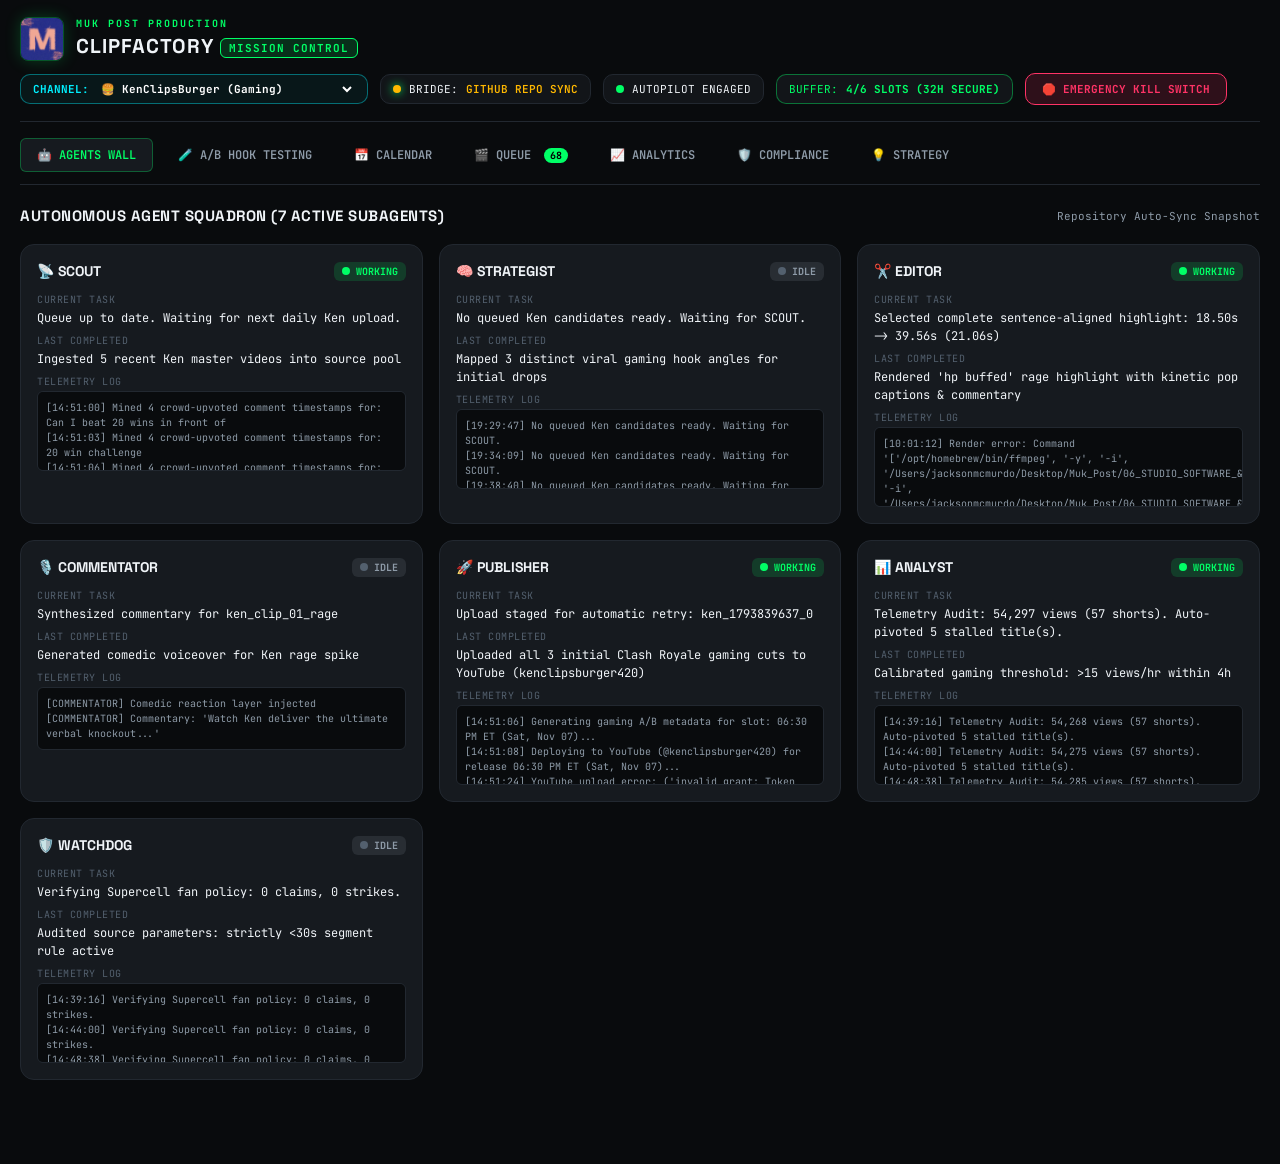
<file: index.html>
<!DOCTYPE html>
<html lang="en">
<head>
  <meta charset="UTF-8">
  <meta name="viewport" content="width=device-width, initial-scale=1.0, maximum-scale=1.0, user-scalable=no, viewport-fit=cover">
  <title>ClipFactory // Muk Post Mission Control</title>
  
  <!-- PWA & Mobile Web App Meta -->
  <link rel="manifest" href="manifest.json">
  <meta name="theme-color" content="#080808">
  <meta name="apple-mobile-web-app-capable" content="yes">
  <meta name="apple-mobile-web-app-status-bar-style" content="black-translucent">
  <meta name="apple-mobile-web-app-title" content="ClipFactory">
  <meta name="application-name" content="ClipFactory">
  
  <!-- App Icons with Main Muk Post Logo -->
  <link rel="apple-touch-icon" sizes="180x180" href="icons/apple-touch-icon.png">
  <link rel="icon" type="image/png" sizes="32x32" href="icons/favicon-32x32.png">
  <link rel="icon" type="image/png" sizes="16x16" href="icons/favicon-16x16.png">
  <link rel="shortcut icon" href="icons/favicon-32x32.png">

  <!-- Google Fonts -->
  <link rel="preconnect" href="https://fonts.googleapis.com">
  <link rel="preconnect" href="https://fonts.gstatic.com" crossorigin>
  <link href="https://fonts.googleapis.com/css2?family=JetBrains+Mono:wght@400;600;700&family=Space+Grotesk:wght@500;700&display=swap" rel="stylesheet">
  
  <link rel="stylesheet" href="style.css">
</head>
<body>
  <div class="hud-container">
    
    <!-- Top HUD Header -->
    <header class="hud-header">
      <div class="brand-zone">
        <img src="icons/icon-192.png" alt="Muk Post" class="brand-logo-img">
        <div class="brand-text">
          <div class="studio-tag">MUK POST PRODUCTION</div>
          <h1 class="system-title">CLIPFACTORY <span class="badge">MISSION CONTROL</span></h1>
        </div>
      </div>
      
      <div class="header-telemetry">
        <div class="telemetry-pill" style="border-color: rgba(0, 240, 255, 0.4); background: rgba(0, 240, 255, 0.05);">
          <span class="label" style="color:var(--electric-cyan); font-weight:700;">CHANNEL:</span>
          <select id="channel-selector" onchange="changeActiveChannel(this.value)" style="background:transparent; border:none; color:#fff; font-family:var(--font-mono); font-size:11px; font-weight:700; outline:none; cursor:pointer;">
            <option value="muk_podcast" style="background:#121519; color:#fff;">🎙️ Muks Breakdown Room</option>
            <option value="ken_clips_burger" style="background:#121519; color:#fff;">🍔 KenClipsBurger (Gaming)</option>
            <option value="abigails_channel" style="background:#121519; color:#fff;">💅 Abigail's Channel (Pop Culture)</option>
          </select>
        </div>

        <div class="telemetry-pill" id="remote-pill" onclick="openBridgeSettings()" style="cursor:pointer;" title="Tap to configure Remote Bridge URL">
          <span class="dot live-pulse" id="bridge-dot"></span>
          <span class="label">BRIDGE:</span>
          <span id="remote-url-link" style="color:var(--volt-green); text-decoration:none; font-weight:600;">CONNECTING...</span>
        </div>
        
        <div class="telemetry-pill" id="status-pill">
          <span class="dot" id="system-dot"></span>
          <span id="system-status-text">AUTOPILOT ENGAGED</span>
        </div>

        <div class="telemetry-pill" id="buffer-pill" style="border-color: rgba(0,255,102,0.4);">
          <span class="label" style="color:var(--volt-green);">BUFFER:</span>
          <span id="buffer-status-text" style="font-weight:700; color:#fff;">6/6 SLOTS (48H SECURE)</span>
        </div>

        <button id="btn-killswitch" class="btn-emergency">
          <span class="icon">🛑</span> KILL SWITCH
        </button>
      </div>
    </header>

    <!-- Navigation Tabs -->
    <nav class="nav-bar">
      <button class="nav-tab active" data-tab="tab-agents">🤖 AGENTS WALL</button>
      <button class="nav-tab" data-tab="tab-ab-tests">🧪 A/B HOOK TESTING</button>
      <button class="nav-tab" data-tab="tab-calendar">📅 CALENDAR</button>
      <button class="nav-tab" data-tab="tab-queue">🎬 QUEUE <span class="count-badge" id="queue-count">0</span></button>
      <button class="nav-tab" data-tab="tab-analytics">📈 ANALYTICS</button>
      <button class="nav-tab" data-tab="tab-compliance">🛡️ COMPLIANCE</button>
      <button class="nav-tab" data-tab="tab-strategy">💡 STRATEGY</button>
    </nav>

    <!-- Main Content Area -->
    <main class="content-viewport">
      
      <!-- TAB 1: AGENTS WALL -->
      <section id="tab-agents" class="tab-pane active">
        <div class="section-header">
          <h2>AUTONOMOUS AGENT SQUADRON (7 ACTIVE SUBAGENTS)</h2>
          <span class="refresh-indicator" id="sync-indicator">Live Sync Active</span>
        </div>
        <div class="agents-grid" id="agents-wall">
          <!-- Populated dynamically via JS -->
        </div>
      </section>

      <!-- TAB 2: A/B HOOK TESTING MATRIX -->
      <section id="tab-ab-tests" class="tab-pane">
        <div class="section-header">
          <h2>ALGORITHMIC A/B TITLE & HOOK TESTING ENGINE</h2>
          <div class="header-actions">
            <button class="btn-preview" onclick="triggerImmediateAudit()" style="cursor:pointer; display:inline-flex; align-items:center; gap:6px;">
              ⚡ Audit View Velocity
            </button>
          </div>
        </div>

        <div style="background:var(--bg-card); border:1px solid var(--border-subtle); border-radius:var(--radius-md); padding:16px; margin-bottom:20px;">
          <div style="display:flex; justify-content:space-between; align-items:center; flex-wrap:wrap; gap:10px;">
            <div>
              <h3 style="color:var(--volt-green); margin-bottom:4px;">Growth Strategy: Multi-Angle Variant Testing</h3>
              <p style="color:var(--text-secondary); font-size:12px; margin:0;">
                Every Short is published with 3 distinct tested angles: <strong>Variant A (Curiosity Gap)</strong>, <strong>Variant B (Contrarian Truth)</strong>, and <strong>Variant C (Actionable Protocol)</strong>.
                If view velocity drops below 5 views/hour after 6h, the ANALYST subagent automatically pivots to the next challenger title on YouTube.
              </p>
            </div>
          </div>
        </div>

        <div class="item-list" id="ab-tests-list" style="max-height:none;">
          <!-- Dynamically populated -->
        </div>
      </section>

      <!-- TAB 3: PUBLISHING CALENDAR -->
      <section id="tab-calendar" class="tab-pane">
        <div class="section-header">
          <h2>SCHEDULED & PUBLISHED RELEASES</h2>
          <div class="header-actions">
            <span class="status-tag locked">AUTONOMOUS 3/DAY CADENCE: LOCKED</span>
          </div>
        </div>

        <div class="calendar-grid">
          <div class="cal-col">
            <h3>Scheduled Uploads (Rolling 48h Buffer)</h3>
            <div id="calendar-scheduled" class="item-list"></div>
          </div>
          <div class="cal-col">
            <h3>Manual Hold List (Paused)</h3>
            <div id="calendar-held" class="item-list"></div>
          </div>
          <div class="cal-col">
            <h3>Live on YouTube (Active Metrics)</h3>
            <div id="calendar-published" class="item-list"></div>
          </div>
        </div>
      </section>

      <!-- TAB 4: RENDER QUEUE -->
      <section id="tab-queue" class="tab-pane">
        <div class="section-header">
          <h2>RENDER & EDITORIAL PIPELINE</h2>
          <div class="header-actions">
            <span class="stat-badge">Whisper AI</span>
            <span class="stat-badge">1080x1920 30FPS</span>
            <span class="stat-badge">Volt Pop Captions</span>
          </div>
        </div>

        <div class="queue-split">
          <div class="queue-card">
            <h3>Currently Cutting / Processing</h3>
            <div id="active-cutting-box" class="cutting-monitor empty">
              <span class="empty-msg">No active render job currently running.</span>
            </div>
          </div>

          <div class="queue-card">
            <h3>Pending Source Queue</h3>
            <div id="pending-queue-list" class="item-list"></div>
          </div>

          <div class="queue-card">
            <h3>Rendered Master Shorts</h3>
            <div id="completed-queue-list" class="item-list"></div>
          </div>
        </div>
      </section>

      <!-- TAB 5: PERFORMANCE & TELEMETRY -->
      <section id="tab-analytics" class="tab-pane">
        <div class="section-header">
          <h2>YOUTUBE ANALYTICS TELEMETRY</h2>
          <span class="stat-badge volt">ANALYST AUDIT LOOP: RUNNING</span>
        </div>

        <div class="stats-overview">
          <div class="stat-box">
            <div class="stat-label">TOTAL VIEWS</div>
            <div class="stat-val" id="metric-views">0</div>
          </div>
          <div class="stat-box">
            <div class="stat-label">SHORTS PUBLISHED</div>
            <div class="stat-val" id="metric-published">0</div>
          </div>
          <div class="stat-box">
            <div class="stat-label">TOTAL LIKES</div>
            <div class="stat-val" id="metric-likes">0</div>
          </div>
          <div class="stat-box">
            <div class="stat-label">AVG RETENTION</div>
            <div class="stat-val" id="metric-retention">--</div>
          </div>
          <div class="stat-box highlight">
            <div class="stat-label">SYSTEM HEALTH</div>
            <div class="stat-val" id="metric-grade" style="color:var(--volt-green);">A+</div>
          </div>
        </div>

        <div class="leaderboard-section">
          <h3>Top Shorts Leaderboard</h3>
          <table class="data-table">
            <thead>
              <tr>
                <th>Title</th>
                <th>Creator</th>
                <th>Views</th>
                <th>Velocity (VPH)</th>
                <th>Winning Angle</th>
              </tr>
            </thead>
            <tbody id="top-shorts-body">
              <tr>
                <td colspan="5" class="empty-msg">Loading telemetry...</td>
              </tr>
            </tbody>
          </table>
        </div>
      </section>

      <!-- TAB 6: COMPLIANCE & RISK -->
      <section id="tab-compliance" class="tab-pane">
        <div class="section-header">
          <h2>COPYRIGHT & FAIR USE COMPLIANCE SENTRY</h2>
          <span class="stat-badge safe" id="risk-badge">STATUS: DEFCON 5 // CLEAN</span>
        </div>

        <div class="compliance-grid">
          <div class="comp-card">
            <h3>Mandatory Policy Enforcement</h3>
            <ul class="policy-checklist">
              <li class="check pass">Original AI Commentary Voiceover Mixed on Every Short</li>
              <li class="check pass">Source Segment Hard Cap: Strictly &lt;30s Duration</li>
              <li class="check pass">Burned-in Animated Pop Captions + Punch-in Dynamic Zooms</li>
              <li class="check pass">Automatic Content ID Claim Downweighting &amp; Blacklisting</li>
              <li class="check pass">Defcon 1 Immediate Pipeline Freeze on Copyright Strike</li>
            </ul>
          </div>

          <div class="comp-card">
            <h3>Creator Risk Registry &amp; Policies</h3>
            <div id="creator-risk-list" class="item-list"></div>
          </div>

          <div class="comp-card full-width">
            <h3>Audit Log &amp; Claims History</h3>
            <div id="claims-log-list" class="log-terminal"></div>
          </div>
        </div>
      </section>

      <!-- TAB 7: STRATEGY & RPMS -->
      <section id="tab-strategy" class="tab-pane">
        <div class="section-header">
          <h2>COMMERCIAL MONETIZATION STRATEGY</h2>
          <span class="stat-badge volt" id="active-niche-pill">FOCUS: HIGH-RETENTION PODCASTS</span>
        </div>

        <div class="strategy-layout">
          <div class="strategy-memo-card" id="strategy-memo-view">
            <!-- Rendered via JS -->
          </div>
        </div>
      </section>

    </main>

    <!-- Remote Bridge Settings Modal -->
    <div id="bridge-modal" class="modal-overlay hidden">
      <div class="modal-content" style="max-width:480px;">
        <div class="modal-header">
          <h3>Remote Bridge Configuration</h3>
          <button class="btn-close" onclick="closeBridgeSettings()">×</button>
        </div>
        <div class="modal-body" style="padding:16px;">
          <p style="color:var(--text-secondary); font-size:12px; margin-bottom:12px;">
            The app connects to your Mac Pro via the secure Cloudflare tunnel for zero-latency control, live telemetry, and instant A/B variant switching.
          </p>
          <label style="display:block; font-size:11px; color:var(--volt-green); margin-bottom:4px; font-weight:700;">TUNNEL ENDPOINT URL:</label>
          <input type="text" id="bridge-input-url" style="width:100%; background:#111; border:1px solid #333; color:#fff; padding:10px; border-radius:6px; font-family:var(--font-mono); font-size:12px; margin-bottom:14px;">
          <div style="display:flex; justify-content:flex-end; gap:8px;">
            <button class="btn-preview" onclick="resetBridgeUrl()" style="background:#222; border-color:#444;">Reset to Auto</button>
            <button class="btn-toggle-hold" onclick="saveBridgeUrl()" style="background:var(--volt-green); color:#000; font-weight:700;">Connect & Save</button>
          </div>
        </div>
      </div>
    </div>

    <!-- Video Preview Modal -->
    <div id="video-modal" class="modal-overlay hidden">
      <div class="modal-content">
        <div class="modal-header">
          <h3 id="modal-video-title">Short Preview</h3>
          <button id="btn-close-modal" class="btn-close">×</button>
        </div>
        <div class="modal-body">
          <video id="modal-video-player" controls autoplay playsinline></video>
        </div>
      </div>
    </div>

    <!-- Mobile Navigation Bar -->
    <footer class="mobile-footer">
      <button class="mob-tab active" data-tab="tab-agents">Agents</button>
      <button class="mob-tab" data-tab="tab-ab-tests">A/B Tests</button>
      <button class="mob-tab" data-tab="tab-calendar">Calendar</button>
      <button class="mob-tab" data-tab="tab-queue">Queue</button>
      <button class="mob-tab" data-tab="tab-analytics">Stats</button>
    </footer>

  </div>

  <script src="app.js"></script>
</body>
</html>
</file>
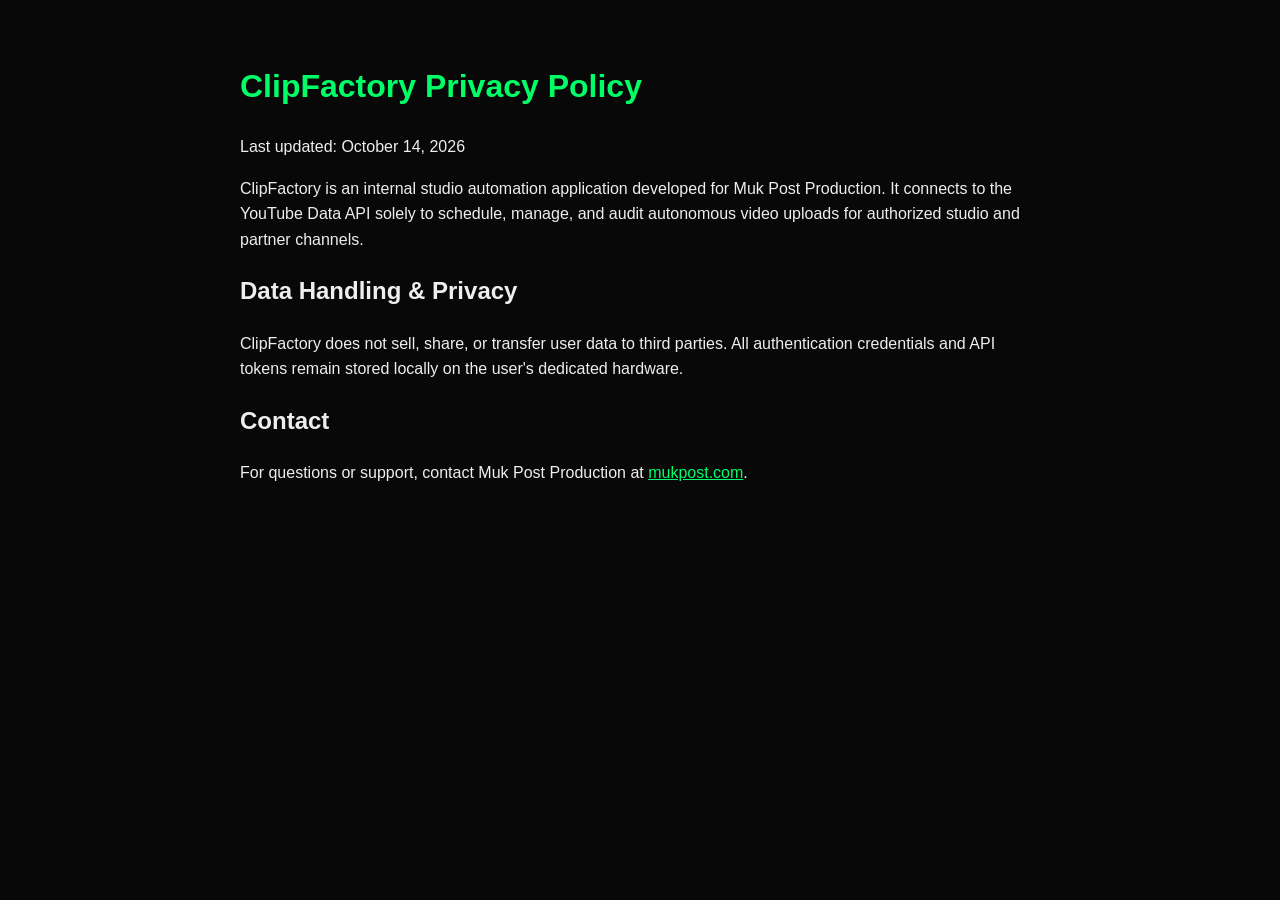
<file: privacy.html>
<!DOCTYPE html>
<html lang="en">
<head>
  <meta charset="UTF-8">
  <title>ClipFactory Privacy Policy</title>
  <style>
    body { font-family: -apple-system, BlinkMacSystemFont, 'Segoe UI', Roboto, sans-serif; background: #080808; color: #eee; padding: 40px 20px; max-width: 800px; margin: 0 auto; line-height: 1.6; }
    h1 { color: #00FF66; }
  </style>
</head>
<body>
  <h1>ClipFactory Privacy Policy</h1>
  <p>Last updated: October 14, 2026</p>
  <p>ClipFactory is an internal studio automation application developed for Muk Post Production. It connects to the YouTube Data API solely to schedule, manage, and audit autonomous video uploads for authorized studio and partner channels.</p>
  <h2>Data Handling & Privacy</h2>
  <p>ClipFactory does not sell, share, or transfer user data to third parties. All authentication credentials and API tokens remain stored locally on the user's dedicated hardware.</p>
  <h2>Contact</h2>
  <p>For questions or support, contact Muk Post Production at <a href="https://mukpost.com" style="color:#00FF66;">mukpost.com</a>.</p>
</body>
</html>
</file>
<file: style.css>
/* ==========================================================================
   MUK POST // CLIPFACTORY MISSION CONTROL HUD STYLESHEET
   Aesthetics: Deep Carbon Dark Mode, Volt Green Accents, Studio Glassmorphism
   ========================================================================== */

:root {
  --bg-primary: #090B0D;
  --bg-surface: #121519;
  --bg-card: #161A1F;
  --bg-hover: #1C2127;
  --border-subtle: #222830;
  --border-highlight: rgba(0, 255, 102, 0.3);
  
  --volt-green: #00FF66;
  --volt-dim: rgba(0, 255, 102, 0.15);
  --electric-cyan: #00F0FF;
  --amber-warning: #FFB800;
  --alert-red: #FF3366;
  --text-primary: #F0F4F8;
  --text-secondary: #8E9BA8;
  --text-muted: #53606E;
  
  --font-mono: 'JetBrains Mono', monospace;
  --font-heading: 'Space Grotesk', sans-serif;
  --radius-sm: 6px;
  --radius-md: 10px;
  --radius-lg: 14px;
}

* {
  box-sizing: border-box;
  margin: 0;
  padding: 0;
}

body {
  background-color: var(--bg-primary);
  color: var(--text-primary);
  font-family: var(--font-mono);
  font-size: 13px;
  line-height: 1.5;
  -webkit-font-smoothing: antialiased;
  overflow-x: hidden;
}

/* Container */
.hud-container {
  display: flex;
  flex-direction: column;
  min-height: 100vh;
  max-width: 1600px;
  margin: 0 auto;
  padding: max(16px, env(safe-area-inset-top)) max(20px, env(safe-area-inset-right)) max(84px, env(safe-area-inset-bottom)) max(20px, env(safe-area-inset-left));
}

/* Header */
.hud-header {
  display: flex;
  justify-content: space-between;
  align-items: center;
  padding-bottom: 16px;
  border-bottom: 1px solid var(--border-subtle);
  margin-bottom: 16px;
  flex-wrap: wrap;
  gap: 12px;
}

.brand-zone {
  display: flex;
  align-items: center;
  gap: 12px;
}

.brand-logo-img {
  width: 44px;
  height: 44px;
  border-radius: 8px;
  object-fit: cover;
  box-shadow: 0 0 16px rgba(0, 255, 102, 0.2);
  border: 1px solid rgba(0, 255, 102, 0.3);
}

.brand-text {
  display: flex;
  flex-direction: column;
}

.studio-tag {
  font-size: 10px;
  letter-spacing: 2px;
  color: var(--volt-green);
  font-weight: 700;
}

.system-title {
  font-family: var(--font-heading);
  font-size: 20px;
  font-weight: 700;
  letter-spacing: 1px;
}

.badge {
  font-size: 11px;
  background: var(--volt-dim);
  color: var(--volt-green);
  border: 1px solid var(--volt-green);
  padding: 2px 8px;
  border-radius: var(--radius-sm);
  vertical-align: middle;
  font-family: var(--font-mono);
}

.header-telemetry {
  display: flex;
  align-items: center;
  gap: 12px;
  flex-wrap: wrap;
}

.telemetry-pill {
  display: flex;
  align-items: center;
  gap: 8px;
  background: var(--bg-surface);
  border: 1px solid var(--border-subtle);
  padding: 6px 12px;
  border-radius: var(--radius-md);
  font-size: 11px;
}

.telemetry-pill a {
  color: var(--volt-green);
  text-decoration: none;
  font-weight: 600;
}

.telemetry-pill a:hover {
  text-decoration: underline;
}

.dot {
  width: 8px;
  height: 8px;
  border-radius: 50%;
  background: var(--volt-green);
}

.dot.live-pulse {
  background: var(--volt-green);
  box-shadow: 0 0 10px var(--volt-green);
  animation: pulse 2s infinite;
}

@keyframes pulse {
  0% { transform: scale(0.95); box-shadow: 0 0 0 0 rgba(0, 255, 102, 0.7); }
  70% { transform: scale(1.05); box-shadow: 0 0 0 8px rgba(0, 255, 102, 0); }
  100% { transform: scale(0.95); box-shadow: 0 0 0 0 rgba(0, 255, 102, 0); }
}

.btn-emergency {
  background: rgba(255, 51, 102, 0.15);
  border: 1px solid var(--alert-red);
  color: var(--alert-red);
  font-family: var(--font-mono);
  font-size: 11px;
  font-weight: 700;
  padding: 8px 16px;
  border-radius: var(--radius-md);
  cursor: pointer;
  transition: all 0.2s ease;
}

.btn-emergency:hover {
  background: var(--alert-red);
  color: #fff;
}

.btn-emergency.engaged {
  background: var(--alert-red);
  color: #fff;
  animation: alarm 1s infinite alternate;
}

@keyframes alarm {
  from { opacity: 0.8; }
  to { opacity: 1; }
}

/* Nav Bar */
.nav-bar {
  display: flex;
  gap: 8px;
  border-bottom: 1px solid var(--border-subtle);
  padding-bottom: 12px;
  margin-bottom: 20px;
  overflow-x: auto;
  scrollbar-width: none;
}

.nav-tab {
  background: transparent;
  border: 1px solid transparent;
  color: var(--text-secondary);
  font-family: var(--font-mono);
  font-size: 12px;
  font-weight: 600;
  padding: 8px 16px;
  border-radius: var(--radius-sm);
  cursor: pointer;
  white-space: nowrap;
  transition: all 0.2s;
}

.nav-tab:hover {
  color: var(--text-primary);
  background: var(--bg-surface);
}

.nav-tab.active {
  background: var(--bg-card);
  color: var(--volt-green);
  border-color: var(--border-highlight);
}

.count-badge {
  background: var(--volt-green);
  color: #000;
  font-size: 10px;
  font-weight: 700;
  padding: 1px 6px;
  border-radius: 10px;
  margin-left: 6px;
}

/* Viewport & Panes */
.content-viewport {
  flex: 1;
}

.tab-pane {
  display: none;
}

.tab-pane.active {
  display: block;
}

.section-header {
  display: flex;
  justify-content: space-between;
  align-items: center;
  margin-bottom: 16px;
  flex-wrap: wrap;
  gap: 8px;
}

.section-header h2 {
  font-family: var(--font-heading);
  font-size: 15px;
  font-weight: 700;
  letter-spacing: 0.5px;
  color: var(--text-primary);
}

.refresh-indicator {
  font-size: 11px;
  color: var(--text-muted);
}

.stat-badge {
  font-size: 11px;
  background: var(--bg-surface);
  border: 1px solid var(--border-subtle);
  padding: 4px 10px;
  border-radius: var(--radius-sm);
  color: var(--text-secondary);
}

.stat-badge.volt {
  color: var(--volt-green);
  border-color: var(--border-highlight);
}

.stat-badge.safe {
  color: var(--volt-green);
  border-color: var(--volt-green);
}

/* Agents Wall */
.agents-grid {
  display: grid;
  grid-template-columns: repeat(auto-fill, minmax(360px, 1fr));
  gap: 16px;
}

.agent-card {
  background: var(--bg-card);
  border: 1px solid var(--border-subtle);
  border-radius: var(--radius-lg);
  padding: 16px;
  transition: border-color 0.2s;
  display: flex;
  flex-direction: column;
  gap: 10px;
}

.agent-card:hover {
  border-color: var(--border-highlight);
}

.agent-header {
  display: flex;
  justify-content: space-between;
  align-items: center;
}

.agent-name {
  font-family: var(--font-heading);
  font-size: 14px;
  font-weight: 700;
  color: var(--text-primary);
}

.agent-status-badge {
  display: flex;
  align-items: center;
  gap: 6px;
  font-size: 10px;
  padding: 2px 8px;
  border-radius: var(--radius-sm);
  text-transform: uppercase;
  font-weight: 700;
}

.agent-status-badge.idle {
  background: rgba(142, 155, 168, 0.15);
  color: var(--text-secondary);
}

.agent-status-badge.working {
  background: var(--volt-dim);
  color: var(--volt-green);
}

.agent-body {
  display: flex;
  flex-direction: column;
  gap: 6px;
}

.agent-field {
  display: flex;
  flex-direction: column;
  gap: 2px;
}

.field-label {
  font-size: 10px;
  color: var(--text-muted);
  text-transform: uppercase;
  letter-spacing: 0.5px;
}

.field-value {
  font-size: 12px;
  color: var(--text-primary);
}

.log-tail {
  background: var(--bg-primary);
  border: 1px solid var(--border-subtle);
  border-radius: var(--radius-sm);
  padding: 8px;
  font-size: 10px;
  color: var(--text-secondary);
  max-height: 80px;
  overflow-y: auto;
}

/* Render Queue Split */
.queue-split {
  display: grid;
  grid-template-columns: repeat(auto-fit, minmax(360px, 1fr));
  gap: 16px;
}

.queue-card {
  background: var(--bg-card);
  border: 1px solid var(--border-subtle);
  border-radius: var(--radius-lg);
  padding: 16px;
}

.queue-card h3 {
  font-family: var(--font-heading);
  font-size: 13px;
  margin-bottom: 12px;
  color: var(--volt-green);
}

.cutting-monitor {
  background: var(--bg-primary);
  border: 1px dashed var(--border-subtle);
  border-radius: var(--radius-md);
  padding: 24px;
  text-align: center;
  color: var(--text-muted);
}

.item-list {
  display: flex;
  flex-direction: column;
  gap: 8px;
}

.item-row {
  background: var(--bg-surface);
  border: 1px solid var(--border-subtle);
  padding: 12px;
  border-radius: var(--radius-md);
  display: flex;
  justify-content: space-between;
  align-items: center;
  gap: 10px;
}

.item-info {
  display: flex;
  flex-direction: column;
  gap: 4px;
}

.item-title {
  font-weight: 600;
  color: var(--text-primary);
}

.item-sub {
  font-size: 11px;
  color: var(--text-secondary);
}

.btn-preview {
  background: var(--volt-dim);
  border: 1px solid var(--volt-green);
  color: var(--volt-green);
  padding: 6px 12px;
  border-radius: var(--radius-sm);
  cursor: pointer;
  font-family: var(--font-mono);
  font-size: 11px;
  font-weight: 600;
}

.btn-preview:hover {
  background: var(--volt-green);
  color: #000;
}

.btn-toggle-hold {
  background: rgba(255, 184, 0, 0.15);
  border: 1px solid var(--amber-warning);
  color: var(--amber-warning);
  padding: 4px 8px;
  border-radius: var(--radius-sm);
  cursor: pointer;
  font-size: 10px;
}

/* Calendar */
.calendar-grid {
  display: grid;
  grid-template-columns: repeat(auto-fit, minmax(320px, 1fr));
  gap: 16px;
}

.cal-col {
  background: var(--bg-card);
  border: 1px solid var(--border-subtle);
  border-radius: var(--radius-lg);
  padding: 16px;
}

.cal-col h3 {
  font-family: var(--font-heading);
  font-size: 13px;
  margin-bottom: 12px;
  color: var(--electric-cyan);
}

/* Stats Overview */
.stats-overview {
  display: grid;
  grid-template-columns: repeat(auto-fit, minmax(180px, 1fr));
  gap: 12px;
  margin-bottom: 24px;
}

.stat-box {
  background: var(--bg-card);
  border: 1px solid var(--border-subtle);
  padding: 16px;
  border-radius: var(--radius-lg);
}

.stat-box.highlight {
  border-color: var(--border-highlight);
  background: linear-gradient(180deg, var(--bg-card) 0%, rgba(0, 255, 102, 0.05) 100%);
}

.stat-label {
  font-size: 10px;
  color: var(--text-muted);
  letter-spacing: 1px;
  margin-bottom: 6px;
}

.stat-val {
  font-family: var(--font-heading);
  font-size: 24px;
  font-weight: 700;
  color: var(--text-primary);
}

.stat-box.highlight .stat-val {
  color: var(--volt-green);
}

/* Leaderboard */
.data-table {
  width: 100%;
  border-collapse: collapse;
  margin-top: 12px;
}

.data-table th, .data-table td {
  padding: 10px 12px;
  text-align: left;
  border-bottom: 1px solid var(--border-subtle);
}

.data-table th {
  font-size: 10px;
  text-transform: uppercase;
  color: var(--text-muted);
}

.data-table tr:hover {
  background: var(--bg-hover);
}

/* Compliance */
.compliance-grid {
  display: grid;
  grid-template-columns: repeat(auto-fit, minmax(400px, 1fr));
  gap: 16px;
}

.comp-card {
  background: var(--bg-card);
  border: 1px solid var(--border-subtle);
  border-radius: var(--radius-lg);
  padding: 16px;
}

.comp-card.full-width {
  grid-column: 1 / -1;
}

.comp-card h3 {
  font-family: var(--font-heading);
  font-size: 13px;
  margin-bottom: 12px;
  color: var(--volt-green);
}

.policy-checklist {
  list-style: none;
  display: flex;
  flex-direction: column;
  gap: 10px;
}

.policy-checklist li::before {
  content: "✔ ";
  color: var(--volt-green);
  font-weight: 700;
}

.log-terminal {
  background: #000;
  border: 1px solid var(--border-subtle);
  border-radius: var(--radius-md);
  padding: 12px;
  font-family: var(--font-mono);
  font-size: 11px;
  color: var(--text-secondary);
  height: 180px;
  overflow-y: auto;
}

/* Strategy */
.strategy-memo-card {
  background: var(--bg-card);
  border: 1px solid var(--border-highlight);
  border-radius: var(--radius-lg);
  padding: 20px;
}

/* Modal */
.modal-overlay {
  position: fixed;
  top: 0;
  left: 0;
  width: 100vw;
  height: 100vh;
  background: rgba(0, 0, 0, 0.85);
  backdrop-filter: blur(8px);
  display: flex;
  justify-content: center;
  align-items: center;
  z-index: 1000;
}

.modal-overlay.hidden {
  display: none;
}

.modal-content {
  background: var(--bg-card);
  border: 1px solid var(--border-highlight);
  border-radius: var(--radius-lg);
  width: 90%;
  max-width: 440px;
  display: flex;
  flex-direction: column;
  overflow: hidden;
}

.modal-header {
  display: flex;
  justify-content: space-between;
  align-items: center;
  padding: 12px 16px;
  border-bottom: 1px solid var(--border-subtle);
}

.btn-close {
  background: transparent;
  border: none;
  color: #fff;
  font-size: 20px;
  cursor: pointer;
}

.modal-body video {
  width: 100%;
  height: auto;
  max-height: 70vh;
  display: block;
}

/* Mobile Footer */
.mobile-footer {
  display: none;
  position: fixed;
  bottom: 0;
  left: 0;
  width: 100%;
  background: var(--bg-surface);
  border-top: 1px solid var(--border-subtle);
  padding: 8px 12px;
  justify-content: space-around;
  z-index: 100;
}

.mob-tab {
  background: transparent;
  border: none;
  color: var(--text-secondary);
  font-size: 11px;
  font-family: var(--font-mono);
  font-weight: 600;
  padding: 6px;
}

.mob-tab.active {
  color: var(--volt-green);
}

@media (max-width: 768px) {
  .hud-container {
    padding: 12px;
    padding-bottom: 70px;
  }
  .nav-bar {
    display: none;
  }
  .mobile-footer {
    display: flex;
  }
  .system-title {
    font-size: 16px;
  }
}
</file>
